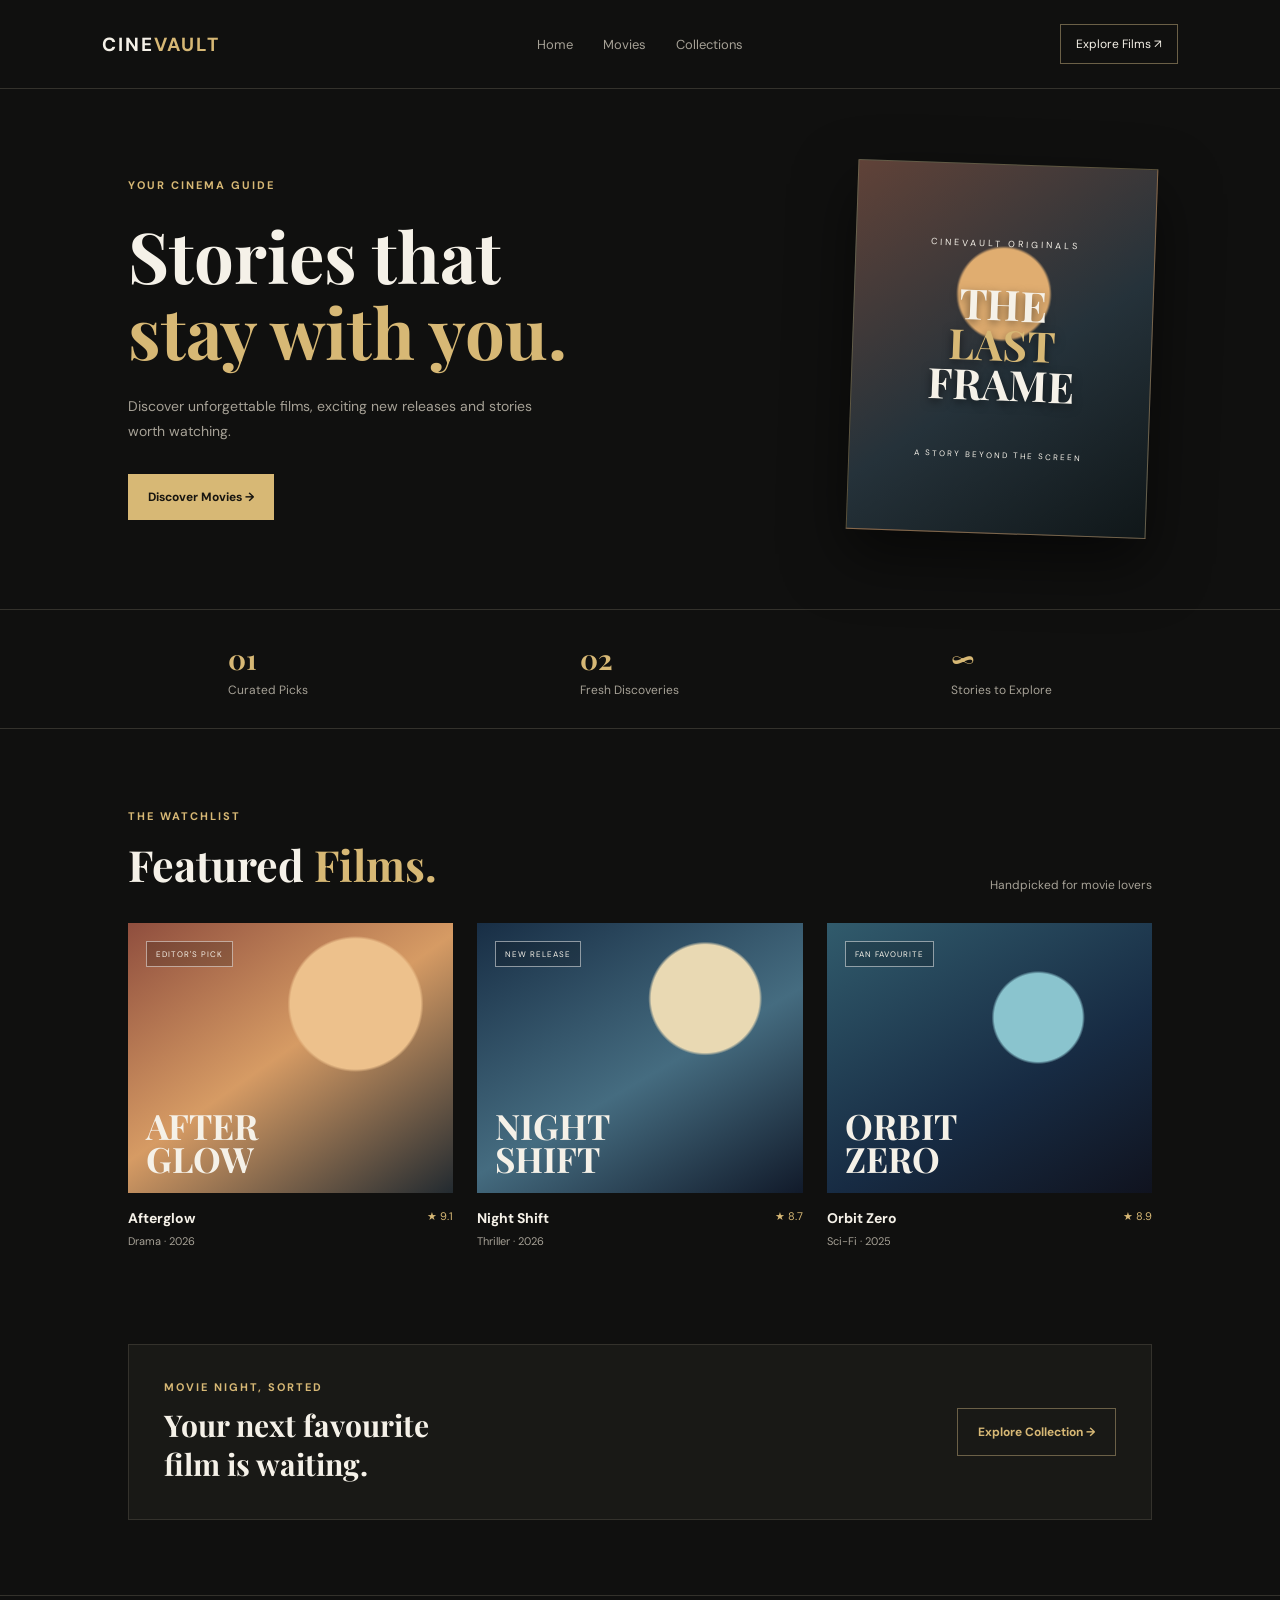
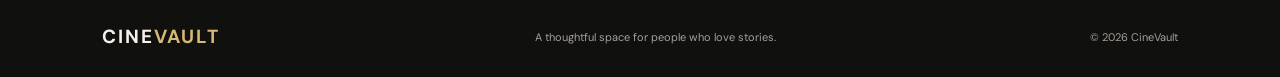
<file: web1/index.html>
<!DOCTYPE html>
<html lang="en">
<head>
    <meta charset="UTF-8">
    <meta name="viewport" content="width=device-width, initial-scale=1.0">
    <title>CineVault | Movie Guide</title>
    <link rel="stylesheet" href="style.css">
</head>
<body>

<header class="navbar">
    <a href="#" class="logo">CINE<span>VAULT</span></a>
    <nav>
        <a href="#home">Home</a>
        <a href="#movies">Movies</a>
        <a href="#collections">Collections</a>
    </nav>
    <a href="#movies" class="nav-button">Explore Films ↗</a>
</header>

<section class="hero" id="home">
    <div class="hero-content">
        <p class="eyebrow">YOUR CINEMA GUIDE</p>
        <h1>Stories that<br><span>stay with you.</span></h1>
        <p class="description">
            Discover unforgettable films, exciting new releases
            and stories worth watching.
        </p>
        <a href="#movies" class="button">Discover Movies →</a>
    </div>

    <div class="hero-poster">
        <div class="poster-content">
            <p>CINEVAULT ORIGINALS</p>
            <h2>THE<br><span>LAST</span><br>FRAME</h2>
            <small>A STORY BEYOND THE SCREEN</small>
        </div>
    </div>
</section>

<section class="stats">
    <div><h3>01</h3><p>Curated Picks</p></div>
    <div><h3>02</h3><p>Fresh Discoveries</p></div>
    <div><h3>∞</h3><p>Stories to Explore</p></div>
</section>

<section class="movies" id="movies">
    <div class="section-heading">
        <div>
            <p class="eyebrow">THE WATCHLIST</p>
            <h2>Featured <span>Films.</span></h2>
        </div>
        <p class="subheading">Handpicked for movie lovers</p>
    </div>

    <div class="movie-grid">
        <article class="movie-card">
            <div class="movie-poster poster-one">
                <span class="tag">EDITOR'S PICK</span>
                <h3>AFTER<br>GLOW</h3>
            </div>
            <div class="movie-info">
                <div><h4>Afterglow</h4><p>Drama · 2026</p></div>
                <span class="rating">★ 9.1</span>
            </div>
        </article>

        <article class="movie-card">
            <div class="movie-poster poster-two">
                <span class="tag">NEW RELEASE</span>
                <h3>NIGHT<br>SHIFT</h3>
            </div>
            <div class="movie-info">
                <div><h4>Night Shift</h4><p>Thriller · 2026</p></div>
                <span class="rating">★ 8.7</span>
            </div>
        </article>

        <article class="movie-card">
            <div class="movie-poster poster-three">
                <span class="tag">FAN FAVOURITE</span>
                <h3>ORBIT<br>ZERO</h3>
            </div>
            <div class="movie-info">
                <div><h4>Orbit Zero</h4><p>Sci-Fi · 2025</p></div>
                <span class="rating">★ 8.9</span>
            </div>
        </article>
    </div>
</section>

<section class="collection" id="collections">
    <div>
        <p class="eyebrow">MOVIE NIGHT, SORTED</p>
        <h2>Your next favourite<br>film is waiting.</h2>
    </div>
    <a href="#movies" class="button button-outline">Explore Collection →</a>
</section>

<footer>
    <a href="#" class="logo">CINE<span>VAULT</span></a>
    <p>A thoughtful space for people who love stories.</p>
    <small>© 2026 CineVault</small>
</footer>

</body>
</html>
</file>
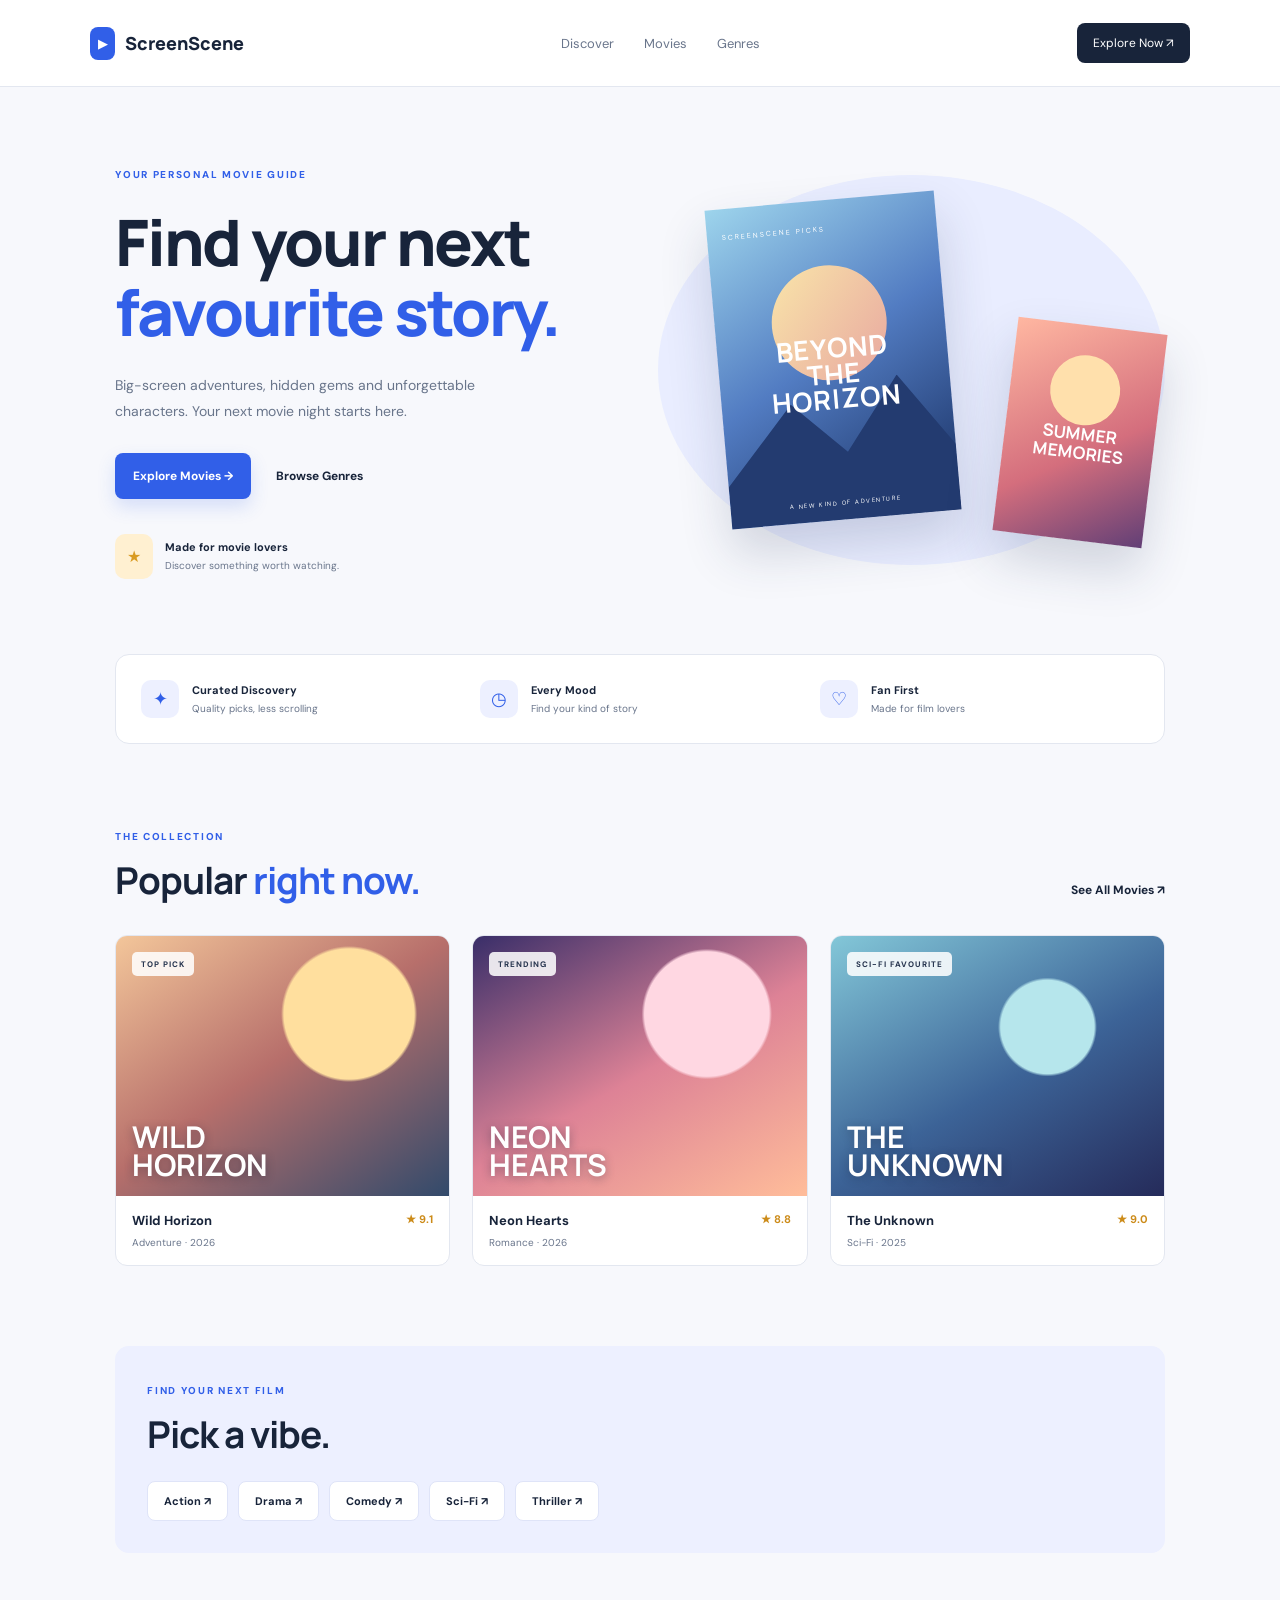
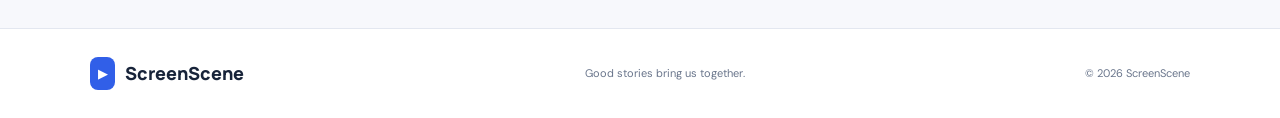
<file: web2/index.html>
<!DOCTYPE html>
<html lang="en">
<head>
    <meta charset="UTF-8">
    <meta name="viewport" content="width=device-width, initial-scale=1.0">
    <title>ScreenScene | Movie Discovery</title>
    <link rel="stylesheet" href="style.css">
</head>
<body>

<header class="navbar">
    <a href="#" class="logo"><span class="play">▶</span> ScreenScene</a>
    <nav>
        <a href="#home">Discover</a>
        <a href="#movies">Movies</a>
        <a href="#genres">Genres</a>
    </nav>
    <a href="#movies" class="nav-button">Explore Now ↗</a>
</header>

<section class="hero" id="home">
    <div class="hero-content">
        <span class="eyebrow">YOUR PERSONAL MOVIE GUIDE</span>
        <h1>Find your next<br><span>favourite story.</span></h1>
        <p>
            Big-screen adventures, hidden gems and unforgettable
            characters. Your next movie night starts here.
        </p>
        <div class="hero-actions">
            <a href="#movies" class="button">Explore Movies →</a>
            <a href="#genres" class="text-link">Browse Genres</a>
        </div>
        <div class="hero-note">
            <span class="star">★</span>
            <div>
                <strong>Made for movie lovers</strong>
                <small>Discover something worth watching.</small>
            </div>
        </div>
    </div>

    <div class="hero-art">
        <div class="poster poster-main">
            <span>SCREENSCENE PICKS</span>
            <div class="sun"></div>
            <div class="mountain"></div>
            <h2>BEYOND<br>THE<br>HORIZON</h2>
            <small>A NEW KIND OF ADVENTURE</small>
        </div>
        <div class="poster poster-small">
            <div class="small-sun"></div>
            <h3>SUMMER<br>MEMORIES</h3>
        </div>
    </div>
</section>

<section class="features">
    <div><span>✦</span><div><h3>Curated Discovery</h3><p>Quality picks, less scrolling</p></div></div>
    <div><span>◷</span><div><h3>Every Mood</h3><p>Find your kind of story</p></div></div>
    <div><span>♡</span><div><h3>Fan First</h3><p>Made for film lovers</p></div></div>
</section>

<section class="movies" id="movies">
    <div class="section-heading">
        <div>
            <span class="eyebrow">THE COLLECTION</span>
            <h2>Popular <span>right now.</span></h2>
        </div>
        <a href="#genres" class="text-link">See All Movies ↗</a>
    </div>

    <div class="movie-grid">
        <article class="movie-card">
            <div class="movie-poster scene-one">
                <span class="tag">TOP PICK</span>
                <h3>WILD<br>HORIZON</h3>
            </div>
            <div class="movie-info">
                <div><h4>Wild Horizon</h4><p>Adventure · 2026</p></div>
                <span class="rating">★ 9.1</span>
            </div>
        </article>

        <article class="movie-card">
            <div class="movie-poster scene-two">
                <span class="tag">TRENDING</span>
                <h3>NEON<br>HEARTS</h3>
            </div>
            <div class="movie-info">
                <div><h4>Neon Hearts</h4><p>Romance · 2026</p></div>
                <span class="rating">★ 8.8</span>
            </div>
        </article>

        <article class="movie-card">
            <div class="movie-poster scene-three">
                <span class="tag">SCI-FI FAVOURITE</span>
                <h3>THE<br>UNKNOWN</h3>
            </div>
            <div class="movie-info">
                <div><h4>The Unknown</h4><p>Sci-Fi · 2025</p></div>
                <span class="rating">★ 9.0</span>
            </div>
        </article>
    </div>
</section>

<section class="genres" id="genres">
    <div>
        <span class="eyebrow">FIND YOUR NEXT FILM</span>
        <h2>Pick a vibe.</h2>
    </div>
    <div class="genre-list">
        <a href="#movies">Action ↗</a>
        <a href="#movies">Drama ↗</a>
        <a href="#movies">Comedy ↗</a>
        <a href="#movies">Sci-Fi ↗</a>
        <a href="#movies">Thriller ↗</a>
    </div>
</section>

<footer>
    <a href="#" class="logo"><span class="play">▶</span> ScreenScene</a>
    <p>Good stories bring us together.</p>
    <small>© 2026 ScreenScene</small>
</footer>

</body>
</html>
</file>
<file: web1/style.css>
@import url('https://fonts.googleapis.com/css2?family=DM+Sans:wght@400;500;600;700&family=Playfair+Display:wght@500;600;700&display=swap');

:root {
    --bg: #10100f;
    --panel: #191916;
    --gold: #d7b875;
    --text: #f5f1e8;
    --muted: #a6a196;
    --line: #34322c;
}

* {
    margin: 0;
    padding: 0;
    box-sizing: border-box;
}

html { scroll-behavior: smooth; }

body {
    background: var(--bg);
    color: var(--text);
    font-family: 'DM Sans', sans-serif;
}

a {
    color: inherit;
    text-decoration: none;
}

.navbar {
    padding: 24px 8%;
    display: flex;
    align-items: center;
    justify-content: space-between;
    border-bottom: 1px solid var(--line);
}

.logo {
    font-size: 19px;
    font-weight: 700;
    letter-spacing: 2px;
}

.logo span { color: var(--gold); }

nav {
    display: flex;
    gap: 30px;
}

nav a {
    color: var(--muted);
    font-size: 13px;
}

nav a:hover { color: var(--gold); }

.nav-button {
    border: 1px solid #6b6047;
    padding: 11px 15px;
    font-size: 12px;
}

.hero {
    padding: 75px 10%;
    display: flex;
    align-items: center;
    justify-content: space-between;
    gap: 50px;
}

.hero-content { flex: 1; }

.eyebrow {
    color: var(--gold);
    font-size: 11px;
    letter-spacing: 2px;
    font-weight: 700;
}

.hero h1 {
    font-family: 'Playfair Display', serif;
    font-size: clamp(45px, 5.5vw, 75px);
    line-height: 1.08;
    margin: 25px 0;
}

.hero h1 span,
.section-heading h2 span {
    color: var(--gold);
}

.description {
    max-width: 430px;
    color: var(--muted);
    line-height: 1.8;
    font-size: 14px;
    margin-bottom: 30px;
}

.button {
    display: inline-block;
    background: var(--gold);
    color: #171510;
    padding: 15px 20px;
    font-size: 12px;
    font-weight: 700;
    transition: 0.2s;
}

.button:hover {
    transform: translateY(-3px);
}

.hero-poster {
    flex: 0 1 300px;
    min-width: 250px;
    height: 370px;
    display: grid;
    place-items: center;
    text-align: center;
    background:
        radial-gradient(circle at 50% 35%, #e0ad70 0 16%, transparent 17%),
        linear-gradient(145deg, #604238, #25323a 55%, #101719);
    border: 1px solid #b99c6570;
    box-shadow: 0 25px 60px #0008;
    transform: rotate(2deg);
}

.poster-content p {
    font-size: 9px;
    letter-spacing: 3px;
    margin-bottom: 35px;
}

.poster-content h2 {
    font-family: 'Playfair Display', serif;
    font-size: 42px;
    line-height: 0.95;
    text-shadow: 0 3px 10px #0008;
}

.poster-content h2 span { color: var(--gold); }

.poster-content small {
    display: block;
    font-size: 8px;
    letter-spacing: 2px;
    margin-top: 45px;
}

.stats {
    display: flex;
    justify-content: space-around;
    gap: 20px;
    padding: 30px 8%;
    border-top: 1px solid var(--line);
    border-bottom: 1px solid var(--line);
}

.stats h3 {
    color: var(--gold);
    font-family: 'Playfair Display', serif;
    font-size: 28px;
}

.stats p {
    color: var(--muted);
    font-size: 12px;
    margin-top: 5px;
}

.movies { padding: 80px 10%; }

.section-heading {
    display: flex;
    align-items: end;
    justify-content: space-between;
    gap: 20px;
    margin-bottom: 30px;
}

.section-heading h2 {
    font-family: 'Playfair Display', serif;
    font-size: 43px;
    margin-top: 12px;
}

.subheading {
    color: var(--muted);
    font-size: 12px;
}

.movie-grid {
    display: grid;
    grid-template-columns: repeat(3, minmax(0, 1fr));
    gap: 24px;
}

.movie-poster {
    height: 270px;
    padding: 18px;
    display: flex;
    flex-direction: column;
    justify-content: space-between;
    overflow: hidden;
    position: relative;
}

.movie-poster h3 {
    position: relative;
    z-index: 1;
    font-family: 'Playfair Display', serif;
    font-size: 35px;
    line-height: 0.95;
    align-self: start;
    margin-top: auto;
}

.tag {
    align-self: start;
    padding: 7px 9px;
    border: 1px solid #ffffff80;
    background: #0003;
    font-size: 8px;
    letter-spacing: 1px;
}

.poster-one {
    background:
        radial-gradient(circle at 70% 30%, #edc18c 0 22%, transparent 23%),
        linear-gradient(145deg, #8f4e3e, #d69b64 48%, #222a30);
}

.poster-two {
    background:
        radial-gradient(circle at 70% 28%, #e9d9b3 0 18%, transparent 19%),
        linear-gradient(150deg, #182e45, #456c80 55%, #111a2a);
}

.poster-three {
    background:
        radial-gradient(circle at 65% 35%, #8ac4ce 0 16%, transparent 17%),
        linear-gradient(150deg, #315b6c, #172b43 60%, #10131f);
}

.movie-info {
    padding: 16px 0;
    display: flex;
    justify-content: space-between;
    gap: 10px;
}

.movie-info h4 { font-size: 14px; }

.movie-info p {
    color: var(--muted);
    font-size: 11px;
    margin-top: 7px;
}

.rating {
    color: var(--gold);
    font-size: 11px;
    white-space: nowrap;
}

.collection {
    margin: 0 10% 75px;
    padding: 35px;
    display: flex;
    align-items: center;
    justify-content: space-between;
    gap: 25px;
    background: var(--panel);
    border: 1px solid var(--line);
}

.collection h2 {
    font-family: 'Playfair Display', serif;
    font-size: 30px;
    line-height: 1.3;
    margin-top: 12px;
}

.button-outline {
    background: transparent;
    color: var(--gold);
    border: 1px solid #6b6047;
    white-space: nowrap;
}

footer {
    border-top: 1px solid var(--line);
    padding: 28px 8%;
    display: flex;
    align-items: center;
    justify-content: space-between;
    gap: 20px;
}

footer p,
footer small {
    color: var(--muted);
    font-size: 11px;
}

@media (max-width: 760px) {
    .navbar { flex-wrap: wrap; gap: 18px; }
    nav { order: 3; width: 100%; justify-content: center; gap: 20px; }
    .hero { padding: 50px 7%; flex-direction: column; align-items: stretch; }
    .hero-poster { align-self: center; width: 100%; max-width: 300px; }
    .stats { flex-wrap: wrap; justify-content: flex-start; }
    .stats div { width: 40%; }
    .movies { padding: 60px 7%; }
    .movie-grid { grid-template-columns: 1fr; }
    .movie-poster { height: 320px; }
    .section-heading { align-items: flex-start; flex-direction: column; }
    .collection { margin: 0 7% 50px; flex-direction: column; align-items: flex-start; }
    footer { flex-wrap: wrap; }
}

@media (max-width: 420px) {
    .navbar { padding: 20px 5%; }
    nav { gap: 14px; }
    nav a { font-size: 11px; }
    .nav-button { font-size: 10px; }
    .hero h1 { font-size: 46px; }
    .stats { padding: 25px 7%; }
    .section-heading h2 { font-size: 36px; }
    .collection { padding: 25px; }
}
</file>
<file: web2/style.css>
@import url('https://fonts.googleapis.com/css2?family=DM+Sans:wght@400;500;600;700&family=Manrope:wght@400;500;600;700;800&display=swap');

:root {
    --bg: #f7f8fc;
    --white: #ffffff;
    --ink: #18243a;
    --muted: #69758b;
    --blue: #315fe8;
    --line: #e3e7f0;
}

* {
    margin: 0;
    padding: 0;
    box-sizing: border-box;
}

html { scroll-behavior: smooth; }

body {
    background: var(--bg);
    color: var(--ink);
    font-family: 'DM Sans', sans-serif;
}

a {
    text-decoration: none;
    color: inherit;
}

.navbar {
    padding: 23px 7%;
    display: flex;
    align-items: center;
    justify-content: space-between;
    gap: 20px;
    background: white;
    border-bottom: 1px solid var(--line);
}

.logo {
    display: flex;
    align-items: center;
    gap: 10px;
    font-family: 'Manrope', sans-serif;
    font-weight: 800;
    font-size: 18px;
}

.play {
    background: var(--blue);
    color: white;
    padding: 8px;
    border-radius: 8px;
    font-size: 12px;
}

nav {
    display: flex;
    gap: 30px;
}

nav a {
    color: var(--muted);
    font-size: 13px;
}

nav a:hover { color: var(--blue); }

.nav-button {
    padding: 12px 16px;
    background: var(--ink);
    color: white;
    border-radius: 8px;
    font-size: 12px;
}

.hero {
    padding: 75px 9%;
    display: flex;
    align-items: center;
    justify-content: space-between;
    gap: 35px;
    overflow: hidden;
}

.hero-content { flex: 1; }

.eyebrow {
    color: var(--blue);
    font-size: 10px;
    letter-spacing: 1.7px;
    font-weight: 800;
}

.hero h1 {
    font-family: 'Manrope', sans-serif;
    font-size: clamp(43px, 5vw, 68px);
    font-weight: 800;
    line-height: 1.1;
    letter-spacing: -2px;
    margin: 24px 0;
}

.hero h1 span,
.section-heading h2 span {
    color: var(--blue);
}

.hero-content > p {
    max-width: 420px;
    font-size: 14px;
    color: var(--muted);
    line-height: 1.9;
}

.hero-actions {
    display: flex;
    align-items: center;
    gap: 25px;
    margin-top: 28px;
}

.button {
    display: inline-block;
    background: var(--blue);
    color: white;
    padding: 15px 18px;
    border-radius: 8px;
    font-size: 12px;
    font-weight: 700;
    box-shadow: 0 8px 18px #315fe82b;
    transition: 0.2s;
}

.button:hover { transform: translateY(-3px); }

.text-link {
    font-size: 12px;
    font-weight: 700;
}

.text-link:hover { color: var(--blue); }

.hero-note {
    display: flex;
    align-items: center;
    gap: 12px;
    margin-top: 35px;
}

.star {
    padding: 12px;
    border-radius: 10px;
    background: #fff0d1;
    color: #d99b21;
}

.hero-note strong,
.hero-note small {
    display: block;
}

.hero-note strong { font-size: 11px; }

.hero-note small {
    color: var(--muted);
    font-size: 10px;
    margin-top: 5px;
}

.hero-art {
    flex: 1;
    min-width: 260px;
    height: 390px;
    position: relative;
    display: grid;
    place-items: center;
    background: #e9edff;
    border-radius: 50%;
}

.poster {
    position: absolute;
    box-shadow: 0 25px 50px #26365c30;
    overflow: hidden;
}

.poster-main {
    width: 230px;
    height: 320px;
    left: 12%;
    top: 25px;
    z-index: 2;
    transform: rotate(-5deg);
    background: linear-gradient(150deg, #9dd4ec, #527cc2 48%, #162c5e);
    color: white;
    padding: 15px;
}

.poster-main > span {
    font-size: 7px;
    letter-spacing: 2px;
}

.sun {
    position: absolute;
    width: 115px;
    height: 115px;
    border-radius: 50%;
    top: 65px;
    left: 57px;
    background: linear-gradient(130deg, #f9e5a9, #e8a7a0);
}

.mountain {
    position: absolute;
    bottom: 0;
    left: 0;
    width: 100%;
    height: 140px;
    background: #233b70;
    clip-path: polygon(0 70%, 30% 15%, 53% 52%, 77% 0, 100% 53%, 100% 100%, 0 100%);
}

.poster-main h2 {
    position: absolute;
    z-index: 2;
    top: 135px;
    left: 0;
    right: 0;
    text-align: center;
    font-family: 'Manrope', sans-serif;
    font-size: 27px;
    line-height: 0.95;
    letter-spacing: 1px;
}

.poster-main small {
    position: absolute;
    bottom: 13px;
    left: 0;
    right: 0;
    text-align: center;
    font-size: 6px;
    letter-spacing: 1.5px;
}

.poster-small {
    width: 150px;
    height: 215px;
    right: 2%;
    bottom: 25px;
    z-index: 3;
    transform: rotate(7deg);
    background: linear-gradient(150deg, #ffb7a1, #d46e7d 58%, #623f76);
    color: white;
}

.small-sun {
    position: absolute;
    top: 30px;
    left: 40px;
    width: 70px;
    height: 70px;
    border-radius: 50%;
    background: #ffe0ac;
}

.poster-small h3 {
    position: absolute;
    top: 100px;
    width: 100%;
    text-align: center;
    font-family: 'Manrope', sans-serif;
    font-size: 17px;
    line-height: 1.1;
}

.features {
    margin: 0 9%;
    padding: 25px;
    display: grid;
    grid-template-columns: repeat(3, 1fr);
    gap: 20px;
    background: white;
    border: 1px solid var(--line);
    border-radius: 14px;
}

.features > div {
    display: flex;
    align-items: center;
    gap: 13px;
}

.features > div > span {
    display: grid;
    place-items: center;
    min-width: 38px;
    height: 38px;
    border-radius: 10px;
    background: #edf0ff;
    color: var(--blue);
    font-size: 18px;
}

.features h3 { font-size: 11px; }

.features p {
    margin-top: 5px;
    font-size: 10px;
    color: var(--muted);
}

.movies { padding: 80px 9%; }

.section-heading {
    display: flex;
    align-items: end;
    justify-content: space-between;
    gap: 20px;
    margin-bottom: 30px;
}

.section-heading h2,
.genres h2 {
    font-family: 'Manrope', sans-serif;
    font-size: 37px;
    letter-spacing: -1px;
    margin-top: 10px;
}

.section-heading .text-link { padding-bottom: 7px; }

.movie-grid {
    display: grid;
    grid-template-columns: repeat(3, minmax(0, 1fr));
    gap: 22px;
}

.movie-card {
    background: white;
    border: 1px solid var(--line);
    border-radius: 12px;
    overflow: hidden;
    transition: 0.2s;
}

.movie-card:hover {
    transform: translateY(-4px);
    box-shadow: 0 14px 30px #24365a12;
}

.movie-poster {
    height: 260px;
    padding: 16px;
    display: flex;
    flex-direction: column;
    justify-content: space-between;
    position: relative;
    overflow: hidden;
}

.tag {
    align-self: flex-start;
    padding: 7px 9px;
    border-radius: 5px;
    background: #ffffffdd;
    color: #283650;
    font-size: 8px;
    font-weight: 800;
    letter-spacing: 1px;
}

.movie-poster h3 {
    position: relative;
    z-index: 2;
    font-family: 'Manrope', sans-serif;
    color: white;
    font-size: 30px;
    line-height: 0.95;
    text-shadow: 0 2px 10px #18243a66;
}

.scene-one {
    background:
        radial-gradient(circle at 70% 30%, #ffdf9e 0 22%, transparent 23%),
        linear-gradient(145deg, #f3c69a, #b76f6b 48%, #324a6b);
}

.scene-two {
    background:
        radial-gradient(circle at 70% 30%, #ffd7e2 0 21%, transparent 22%),
        linear-gradient(150deg, #392e69, #dd8296 52%, #ffbd9a);
}

.scene-three {
    background:
        radial-gradient(circle at 65% 35%, #b6e6ec 0 17%, transparent 18%),
        linear-gradient(150deg, #83c7d8, #3c6397 55%, #252b5a);
}

.movie-info {
    padding: 16px;
    display: flex;
    justify-content: space-between;
    gap: 10px;
}

.movie-info h4 { font-size: 13px; }

.movie-info p {
    font-size: 10px;
    color: var(--muted);
    margin-top: 7px;
}

.rating {
    font-size: 11px;
    color: #cc8b19;
    font-weight: 700;
    white-space: nowrap;
}

.genres {
    margin: 0 9% 75px;
    padding: 32px;
    background: #edf0ff;
    border-radius: 14px;
}

.genre-list {
    display: flex;
    flex-wrap: wrap;
    gap: 10px;
    margin-top: 22px;
}

.genre-list a {
    padding: 12px 16px;
    border: 1px solid #dfe4f8;
    background: white;
    border-radius: 8px;
    font-size: 11px;
    font-weight: 700;
}

.genre-list a:hover {
    background: var(--blue);
    color: white;
}

footer {
    background: white;
    border-top: 1px solid var(--line);
    padding: 28px 7%;
    display: flex;
    align-items: center;
    justify-content: space-between;
    gap: 20px;
}

footer p,
footer small {
    color: var(--muted);
    font-size: 11px;
}

@media (max-width: 760px) {
    .navbar { flex-wrap: wrap; }
    nav { order: 3; width: 100%; justify-content: center; gap: 20px; }
    .hero { padding: 50px 7%; flex-direction: column; align-items: stretch; }
    .hero-art { width: 100%; min-width: 0; }
    .features { margin: 0 7%; grid-template-columns: 1fr; }
    .movies { padding: 60px 7%; }
    .movie-grid { grid-template-columns: 1fr; }
    .movie-poster { height: 320px; }
    .section-heading { align-items: flex-start; flex-direction: column; }
    .genres { margin: 0 7% 50px; padding: 25px; }
    footer { flex-wrap: wrap; }
}

@media (max-width: 420px) {
    .navbar { padding: 20px 5%; }
    nav { gap: 15px; }
    nav a { font-size: 11px; }
    .nav-button { font-size: 10px; }
    .hero h1 { font-size: 44px; }
    .hero-actions { gap: 15px; flex-wrap: wrap; }
    .hero-art { height: 320px; }
    .poster-main { left: 3%; transform: scale(.9) rotate(-5deg); }
    .poster-small { right: -2%; transform: scale(.9) rotate(7deg); }
    .section-heading h2 { font-size: 32px; }
}
</file>
